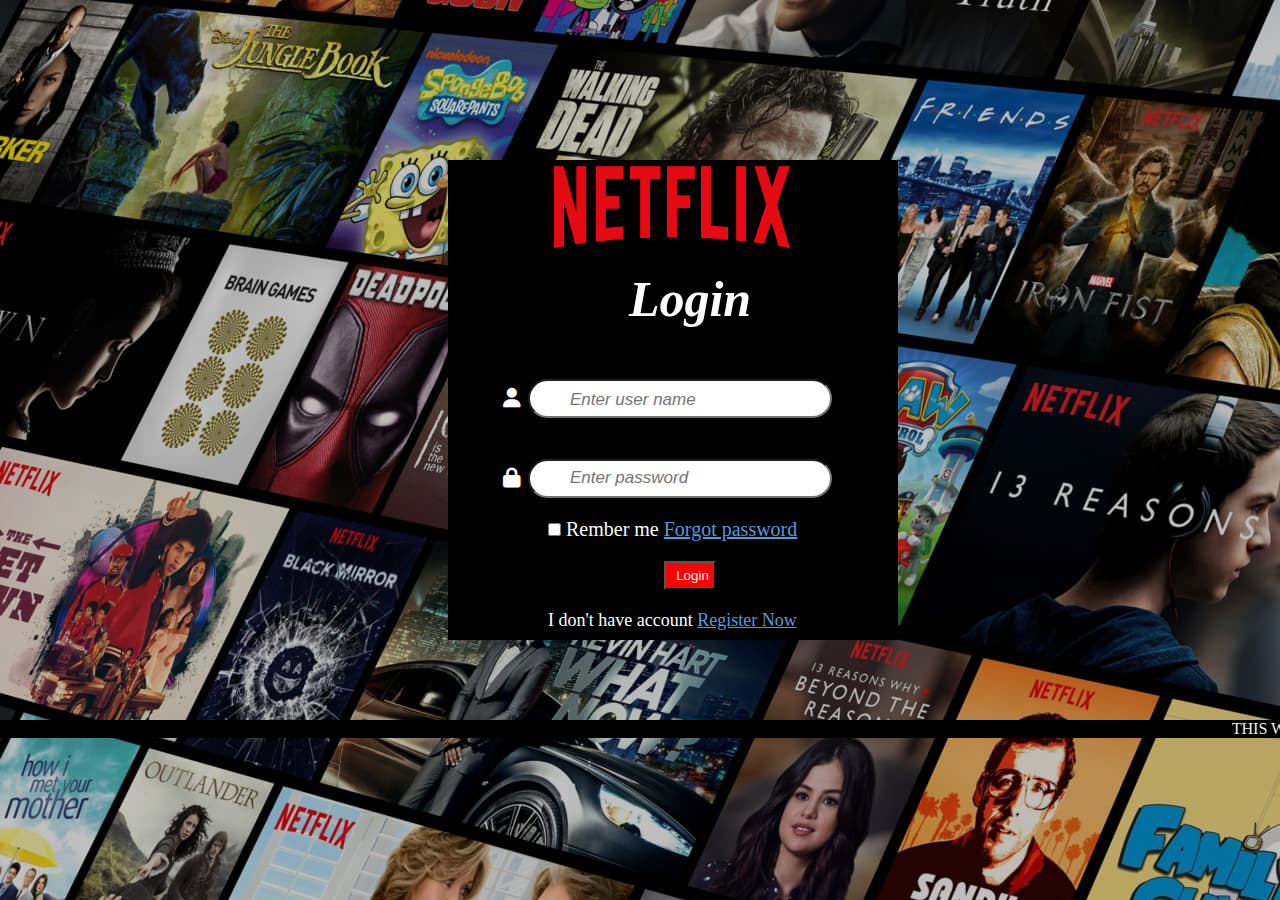
<file: index.html>
<!DOCTYPE html>
<html lang="en">
<head>
    <meta charset="UTF-8">
    <meta name="viewport" content="width=device-width, initial-scale=1.0">
    <title>Netflix Login page</title>
    <link rel="stylesheet" href="index.css">
    <link rel="stylesheet" href="https://cdnjs.cloudflare.com/ajax/libs/font-awesome/6.6.0/css/all.min.css"/>
</head>
<body>
    <!-- netflix name logo -->
    <img id="logo" src="netflix-logo.png">
    <!-- loggin border -->
    <div class="login">
        <!-- create form -->
        <form action="content.html">
            <h1 class="log">Login</h1>
            <!-- user icon -->
            <i id="uicon" class="fa-solid fa-user" style="color: white"></i>
            <!-- user input -->
            <div class="input">
                <div class="username">
                    <input id="username" type="text" placeholder="Enter user name" required >
                </div>
                <div class="password">
                    <!-- lock icon -->
                    <i id="picon" class="fa-solid fa-lock" style="color: white;"></i>
                    <!-- password input -->
                    <input id="password" type="password" placeholder="Enter password" required minlength="8">
                </div>
                <!-- remember me check box -->
                <div class="remember">
                    <p><input type="checkbox"> Rember me <a href="#">Forgot password</a></p>
                </div>
                <!-- login button -->
                <div class="button">
                    <button id="log">Login</button>
                </div>
                <!-- registring -->
                <div class="register">
                    <p>I don't have account <a href="#">Register Now</a></p>
                </div>
            </div>
        </form>
    </div>
</body>
<footer>
    <!-- copy right -->
    <marquee style="color: white;" id="copy">THIS WEBSITE IS CREATED BY DHANUSH &copy; GOOGLE</marquee>
</footer>
</html>
</file>
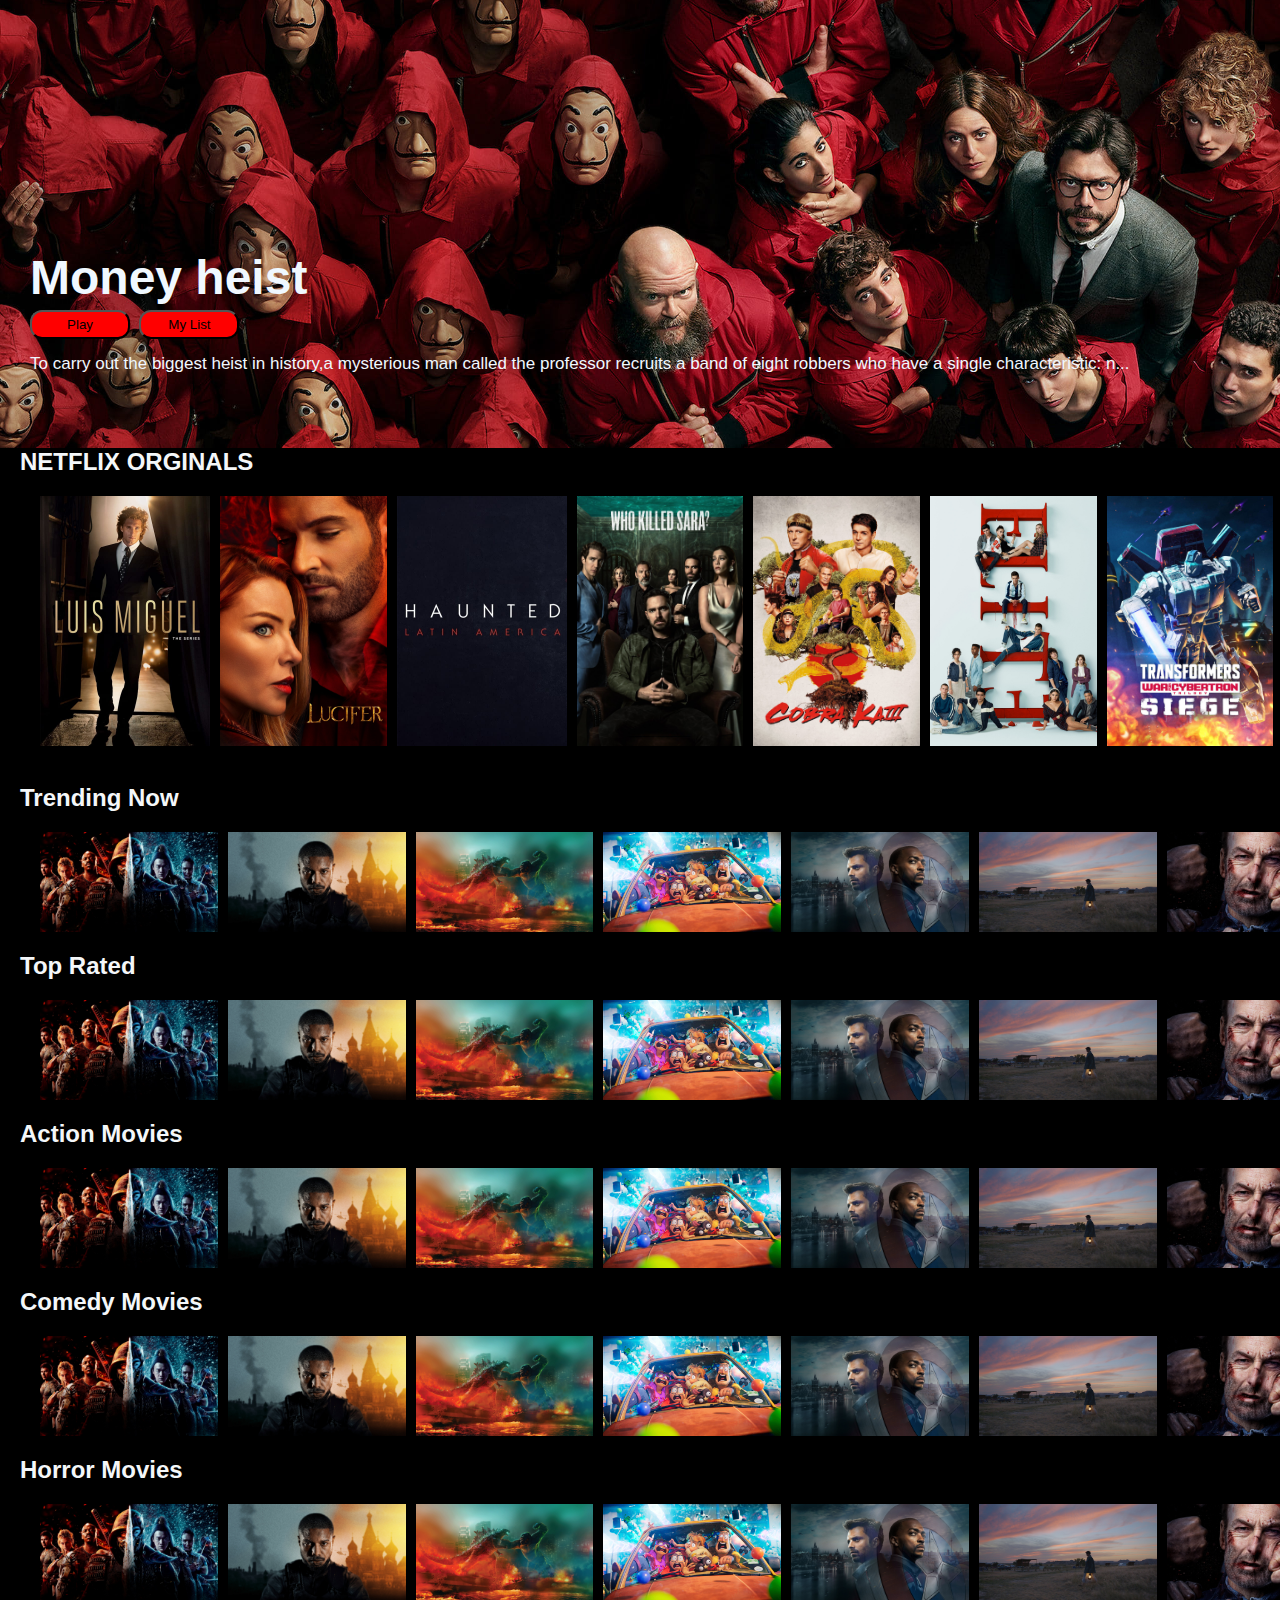
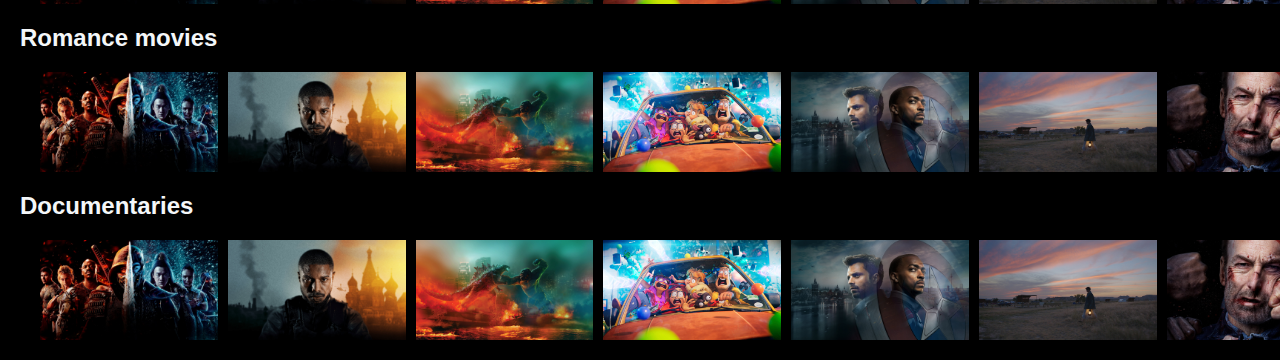
<file: content.html>
<!DOCTYPE html>
<html lang="en">
<head>
    <meta charset="UTF-8">
    <meta name="viewport" content="width=device-width, initial-scale=1.0">
    <title>Netflix clone</title>
    <link rel="stylesheet" href="styles.css">
</head>
<body>
    <!-- header -->
     <div class="banner">
        <div class="banner__content">
            <h1 class="banner__title">Money heist</h1>
            <div class="banner__buttons">
                <button class="btn"  id="play">Play</button>
                <button class="btn" id="play">My List</button>
            </div>
            <div class="banner__description">
                To carry out the biggest heist in history,a mysterious man called the professor recruits
                a band of eight robbers who have a single characteristic: n...
            </div>
        </div>
     </div>
    <!-- netflix orginals -->
    <div class="row">
        <h2>NETFLIX ORGINALS</h2>
        <div class="row__posters">
            <img src="large-movie1.jpg" alt="" class="row__poster row__posterlarge">
            <img src="large-movie2.jpg" alt="" class="row__poster row__posterlarge">
            <img src="large-movie3.jpg" alt="" class="row__poster row__posterlarge">
            <img src="large-movie4.jpg" alt="" class="row__poster row__posterlarge">
            <img src="large-movie5.jpg" alt="" class="row__poster row__posterlarge">
            <img src="large-movie6.jpg" alt="" class="row__poster row__posterlarge">
            <img src="large-movie7.jpg" alt="" class="row__poster row__posterlarge">
            <img src="large-movie8.jpg" alt="" class="row__poster row__posterlarge">
            <img src="large-movie1.jpg" alt="" class="row__poster row__posterlarge">
            <img src="large-movie2.jpg" alt="" class="row__poster row__posterlarge">
            <img src="large-movie3.jpg" alt="" class="row__poster row__posterlarge">
            <img src="large-movie4.jpg" alt="" class="row__poster row__posterlarge">
            <img src="large-movie5.jpg" alt="" class="row__poster row__posterlarge">
            <img src="large-movie6.jpg" alt="" class="row__poster row__posterlarge">
            <img src="large-movie7.jpg" alt="" class="row__poster row__posterlarge">
            <img src="large-movie8.jpg" alt="" class="row__poster row__posterlarge">
        </div>
    </div>/
    <!-- trending now -->
    <div class="row">
        <h2>Trending Now</h2>
        <div class="row__posters">
            <img src="small-movie1.jpg" alt="" class="row__poster">
            <img src="small-movie2.jpg" alt="" class="row__poster">
            <img src="small-movie3.jpg" alt="" class="row__poster">
            <img src="small-movie4.jpg" alt="" class="row__poster">
            <img src="small-movie5.jpg" alt="" class="row__poster">
            <img src="small-movie6.jpg" alt="" class="row__poster">
            <img src="small-movie7.jpg" alt="" class="row__poster">
            <img src="small-movie8.jpg" alt="" class="row__poster">
            <img src="small-movie1.jpg" alt="" class="row__poster">
            <img src="small-movie2.jpg" alt="" class="row__poster">
            <img src="small-movie3.jpg" alt="" class="row__poster">
            <img src="small-movie4.jpg" alt="" class="row__poster">
            <img src="small-movie5.jpg" alt="" class="row__poster">
            <img src="small-movie6.jpg" alt="" class="row__poster">
            <img src="small-movie7.jpg" alt="" class="row__poster">
            <img src="small-movie8.jpg" alt="" class="row__poster">
        </div>
    </div>
    <!-- top rated -->
    <div class="row">
        <h2>Top Rated</h2>
        <div class="row__posters">
            <img src="small-movie1.jpg" alt="" class="row__poster">
            <img src="small-movie2.jpg" alt="" class="row__poster">
            <img src="small-movie3.jpg" alt="" class="row__poster">
            <img src="small-movie4.jpg" alt="" class="row__poster">
            <img src="small-movie5.jpg" alt="" class="row__poster">
            <img src="small-movie6.jpg" alt="" class="row__poster">
            <img src="small-movie7.jpg" alt="" class="row__poster">
            <img src="small-movie8.jpg" alt="" class="row__poster">
            <img src="small-movie1.jpg" alt="" class="row__poster">
            <img src="small-movie2.jpg" alt="" class="row__poster">
            <img src="small-movie3.jpg" alt="" class="row__poster">
            <img src="small-movie4.jpg" alt="" class="row__poster">
            <img src="small-movie5.jpg" alt="" class="row__poster">
            <img src="small-movie6.jpg" alt="" class="row__poster">
            <img src="small-movie7.jpg" alt="" class="row__poster">
            <img src="small-movie8.jpg" alt="" class="row__poster">
        </div>
    </div>
    <!-- action movies -->
    <div class="row">
        <h2>Action Movies</h2>
        <div class="row__posters">
            <img src="small-movie1.jpg" alt="" class="row__poster">
            <img src="small-movie2.jpg" alt="" class="row__poster">
            <img src="small-movie3.jpg" alt="" class="row__poster">
            <img src="small-movie4.jpg" alt="" class="row__poster">
            <img src="small-movie5.jpg" alt="" class="row__poster">
            <img src="small-movie6.jpg" alt="" class="row__poster">
            <img src="small-movie7.jpg" alt="" class="row__poster">
            <img src="small-movie8.jpg" alt="" class="row__poster">
            <img src="small-movie1.jpg" alt="" class="row__poster">
            <img src="small-movie2.jpg" alt="" class="row__poster">
            <img src="small-movie3.jpg" alt="" class="row__poster">
            <img src="small-movie4.jpg" alt="" class="row__poster">
            <img src="small-movie5.jpg" alt="" class="row__poster">
            <img src="small-movie6.jpg" alt="" class="row__poster">
            <img src="small-movie7.jpg" alt="" class="row__poster">
            <img src="small-movie8.jpg" alt="" class="row__poster">
        </div>
    </div>
    <!-- comedy movies -->
    <div class="row">
        <h2>Comedy Movies</h2>
        <div class="row__posters">
            <img src="small-movie1.jpg" alt="" class="row__poster">
            <img src="small-movie2.jpg" alt="" class="row__poster">
            <img src="small-movie3.jpg" alt="" class="row__poster">
            <img src="small-movie4.jpg" alt="" class="row__poster">
            <img src="small-movie5.jpg" alt="" class="row__poster">
            <img src="small-movie6.jpg" alt="" class="row__poster">
            <img src="small-movie7.jpg" alt="" class="row__poster">
            <img src="small-movie8.jpg" alt="" class="row__poster">
            <img src="small-movie1.jpg" alt="" class="row__poster">
            <img src="small-movie2.jpg" alt="" class="row__poster">
            <img src="small-movie3.jpg" alt="" class="row__poster">
            <img src="small-movie4.jpg" alt="" class="row__poster">
            <img src="small-movie5.jpg" alt="" class="row__poster">
            <img src="small-movie6.jpg" alt="" class="row__poster">
            <img src="small-movie7.jpg" alt="" class="row__poster">
            <img src="small-movie8.jpg" alt="" class="row__poster">
        </div>
    </div>
    <!-- horror movies -->
    <div class="row">
        <h2>Horror Movies</h2>
        <div class="row__posters">
            <img src="small-movie1.jpg" alt="" class="row__poster">
            <img src="small-movie2.jpg" alt="" class="row__poster">
            <img src="small-movie3.jpg" alt="" class="row__poster">
            <img src="small-movie4.jpg" alt="" class="row__poster">
            <img src="small-movie5.jpg" alt="" class="row__poster">
            <img src="small-movie6.jpg" alt="" class="row__poster">
            <img src="small-movie7.jpg" alt="" class="row__poster">
            <img src="small-movie8.jpg" alt="" class="row__poster">
            <img src="small-movie1.jpg" alt="" class="row__poster">
            <img src="small-movie2.jpg" alt="" class="row__poster">
            <img src="small-movie3.jpg" alt="" class="row__poster">
            <img src="small-movie4.jpg" alt="" class="row__poster">
            <img src="small-movie5.jpg" alt="" class="row__poster">
            <img src="small-movie6.jpg" alt="" class="row__poster">
            <img src="small-movie7.jpg" alt="" class="row__poster">
            <img src="small-movie8.jpg" alt="" class="row__poster">
        </div>
    </div>
    <!-- romance movies -->
    <div class="row">
        <h2>Romance movies</h2>
        <div class="row__posters">
            <img src="small-movie1.jpg" alt="" class="row__poster">
            <img src="small-movie2.jpg" alt="" class="row__poster">
            <img src="small-movie3.jpg" alt="" class="row__poster">
            <img src="small-movie4.jpg" alt="" class="row__poster">
            <img src="small-movie5.jpg" alt="" class="row__poster">
            <img src="small-movie6.jpg" alt="" class="row__poster">
            <img src="small-movie7.jpg" alt="" class="row__poster">
            <img src="small-movie8.jpg" alt="" class="row__poster">
            <img src="small-movie1.jpg" alt="" class="row__poster">
            <img src="small-movie2.jpg" alt="" class="row__poster">
            <img src="small-movie3.jpg" alt="" class="row__poster">
            <img src="small-movie4.jpg" alt="" class="row__poster">
            <img src="small-movie5.jpg" alt="" class="row__poster">
            <img src="small-movie6.jpg" alt="" class="row__poster">
            <img src="small-movie7.jpg" alt="" class="row__poster">
            <img src="small-movie8.jpg" alt="" class="row__poster">
        </div>
    </div>
    <!-- documentaries -->
    <div class="row">
        <h2>Documentaries</h2>
        <div class="row__posters">
            <img src="small-movie1.jpg" alt="" class="row__poster">
            <img src="small-movie2.jpg" alt="" class="row__poster">
            <img src="small-movie3.jpg" alt="" class="row__poster">
            <img src="small-movie4.jpg" alt="" class="row__poster">
            <img src="small-movie5.jpg" alt="" class="row__poster">
            <img src="small-movie6.jpg" alt="" class="row__poster">
            <img src="small-movie7.jpg" alt="" class="row__poster">
            <img src="small-movie8.jpg" alt="" class="row__poster">
            <img src="small-movie1.jpg" alt="" class="row__poster">
            <img src="small-movie2.jpg" alt="" class="row__poster">
            <img src="small-movie3.jpg" alt="" class="row__poster">
            <img src="small-movie4.jpg" alt="" class="row__poster">
            <img src="small-movie5.jpg" alt="" class="row__poster">
            <img src="small-movie6.jpg" alt="" class="row__poster">
            <img src="small-movie7.jpg" alt="" class="row__poster">
            <img src="small-movie8.jpg" alt="" class="row__poster">
        </div>
    </div>

</body>
</html>
</file>
<file: index.css>
*{
    margin: 0;
    padding: 0%;
}
/* body of the page */
body{
    background-image: url(n\ banner.jpeg);
}
/* netflix logo */
#logo{
    display: flex;
    width: 250px;
    background-color: black;
    margin-left: 35%;
    height: 100px;
    margin-top: 160px;
    padding-left: 100px;
    padding-right: 100px;
}
/* login border */
.login{
    display: flex;
    margin-left: 35%;
    background-color: black;
    width: 250px;
    height: 250px;
    padding: 100px;
    padding-bottom: 30px;
}
/* login text */
.log{
    color: white;
    text-align: center;
    font-size: 50px;
    font-style: oblique;
    margin-top: -90px;
    margin-bottom: 10px;
    
}
/* .username input */
#username{
    border-radius: 300px;
    margin-left: -20px;
    margin-top: 20px;
    height: 35px;
    width: 280px;
    font-size: 20px;
    padding-left: 20px;
}
/* password input */
#password{
    border-radius: 300px;
    margin-left: -20px;
    margin-top: 20px;
    height: 35px;
    width: 280px;
    padding-left: 20px;
}
/* remember me checkbox */
.remember{
    margin-top: 20px;
    font-size: 20px;
    color: white;
}
/* forgot password link */
.remember a{
    color: rgb(82, 155, 224);
}
/* button border */
.button{
    margin-top: 20px;
    text-align: center;
    cursor: pointer;
}
/* button style */
#log{
    color: aliceblue;
    background-color:red;
    padding: 5px;
    padding-left: 10px;
}
/* button touch */
#log:hover{
    color: black;
}
/* button click */
#log:active{
    background-color: rgb(113, 251, 113);
}
/* register text */
.register{
    color: white;
    margin-top: 20px;
    font-size: 18px;
}
/* register link */
.register a{
    color: rgb(82, 155, 224);
}
/* username placeholder */
#username::placeholder{
    padding-left: 20px;
    font-style: italic;
    font-size: 17px;
}
/* password placeholder */
#password::placeholder{
    padding-left: 20px;
    font-style: italic;
    font-size: 17px;
}
/* user icon */
#uicon{
    position: relative;
    left: -45px;
    transform: translateY(50px);
    font-size: 20px;
}
/* password icon */
#picon{
    position: relative;
    left: -45px;
    transform: translateY(50px);
    font-size: 20px;
}
#copy{
    background-color: black;
    margin-top: 80px;
}
</file>
<file: styles.css>
*{
    margin: 0;
    box-sizing: border-box;
}
body{
    font-family: Arial, Helvetica, sans-serif;
    background-color: black;
}
.row__poster{
    width: 100;
    object-fit: contain;
    max-height: 100px;
    margin-right: 10px;
    transition: transform 450ms;
}
.row__posters{
    display: flex;
    overflow-y: hidden;
    overflow-x: scroll;
    padding: 20px;
}
.row__poster:hover{
    transform: scale(1.10);
}
.row__posters::-webkit-scrollbar{
    display: none;
} 
.row__posterlarge{
    max-height: 250px;
}
.row__posterlarge:hover{
    transform: scale(1.10);
}
.row{
    color: rgb(244, 247, 249);
    margin-left: 20px;
}
.banner{
    background-image: url(banner.jpg);
    background-size: cover;
    background-position: center center;
    color: aliceblue;
    object-fit: contain;
    height: 448px;
}
.banner__content{
    margin-left: 30px;
    padding-top: 250px;
    height: 250px;
}
.banner__title{
    font-size: 3rem;
    font-weight: 800;
    padding-bottom: 0.3rem;

}
.banner__description{
    margin-top: 15px;
    font-size: 17px;
}
.btn{
    padding: 5px;
    margin-right: 5px;
    border-radius: 12px;
    background-color: red;
    width: 100px;
}
.btn:hover{
    color: aliceblue;
    background-color: brown;
}
.btn:active{
    background-color: green;

}
</file>
